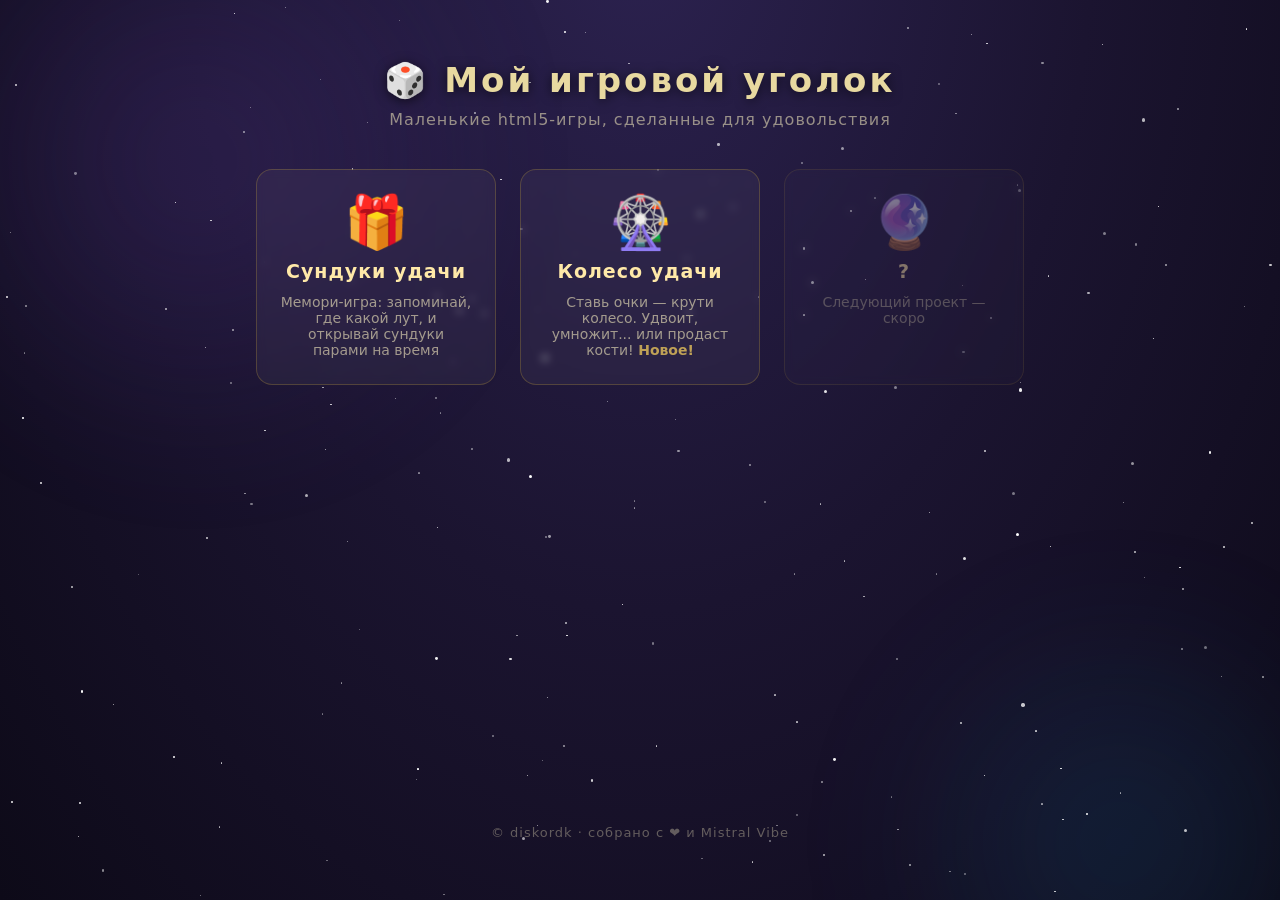
<file: index.html>
<!DOCTYPE html>
<html lang="ru">
<head>
<meta charset="UTF-8">
<meta name="viewport" content="width=device-width, initial-scale=1.0">
<title>diskordk — мини-игры</title>
<style>
  * { margin: 0; padding: 0; box-sizing: border-box; }

  body {
    min-height: 100vh;
    display: flex;
    flex-direction: column;
    align-items: center;
    padding: 60px 16px;
    gap: 40px;
    background:
      radial-gradient(ellipse at 50% -10%, #2c2250 0%, #1b1430 50%, #0d0a18 100%);
    font-family: 'Segoe UI', system-ui, sans-serif;
    color: #d8cfae;
    overflow-x: hidden;
  }

  /* ================= КОСМОС ================= */
  .space {
    position: fixed;
    inset: 0;
    z-index: -1;
    overflow: hidden;
    pointer-events: none;
  }

  /* туманности — градиентные пятна с медленной пульсацией */
  .nebula {
    position: absolute;
    border-radius: 50%;
    filter: blur(60px);
    opacity: .35;
    animation: breathe 12s ease-in-out infinite alternate;
  }
  .nebula.n1 {
    width: 55vw; height: 55vw;
    top: -15vw; left: -12vw;
    background: radial-gradient(circle, rgba(120, 80, 200, .55), transparent 65%);
  }
  .nebula.n2 {
    width: 45vw; height: 45vw;
    bottom: -18vw; right: -10vw;
    background: radial-gradient(circle, rgba(30, 130, 180, .5), transparent 65%);
    animation-delay: -6s;
  }
  @keyframes breathe {
    from { opacity: .22; transform: scale(1); }
    to   { opacity: .45; transform: scale(1.12); }
  }

  /* слои звёзд для параллакса */
  .stars { position: absolute; inset: 0; }
  .stars span {
    position: absolute;
    background: #fff;
    border-radius: 50%;
  }
  /* медленный дрейф всего слоя */
  .stars.l1 { animation: drift 240s linear infinite; }
  .stars.l2 { animation: drift 150s linear infinite reverse; }
  @keyframes drift {
    from { transform: translate3d(0, 0, 0); }
    to   { transform: translate3d(-600px, 220px, 0); }
  }

  /* мерцание отдельных звёзд */
  .stars .tw {
    animation: twinkle 2.6s ease-in-out infinite alternate;
  }
  @keyframes twinkle {
    from { opacity: .25; }
    to   { opacity: 1; }
  }

  /* падающие звёзды */
  .meteor {
    position: absolute;
    width: 120px;
    height: 2px;
    background: linear-gradient(90deg, #fff, rgba(255,255,255,0));
    border-radius: 2px;
    transform: rotate(28deg);
    opacity: 0;
    animation: shoot 9s ease-in infinite;
  }
  .meteor.m2 { animation-delay: 4.5s; top: 22%; }
  @keyframes shoot {
    0%   { transform: rotate(28deg) translateX(-140px); opacity: 0; }
    4%   { opacity: .9; }
    12%  { transform: rotate(28deg) translateX(60vw); opacity: 0; }
    100% { transform: rotate(28deg) translateX(60vw); opacity: 0; }
  }

  /* ================= КОНТЕНТ ================= */
  .hero { text-align: center; }
  .hero h1 {
    font-size: 34px;
    letter-spacing: 3px;
    color: #e8d9a0;
    text-shadow: 0 2px 12px rgba(0,0,0,.6);
  }

  /* ---------- пасхалка: кубик ---------- */
  #dice {
    display: inline-block;
    cursor: pointer;
    transition: transform .2s ease;
    -webkit-tap-highlight-color: transparent;
  }
  #dice:hover { transform: scale(1.25) rotate(14deg); }
  #dice.roll { animation: diceRoll .95s cubic-bezier(.3,.8,.4,1.1); }
  @keyframes diceRoll {
    0%   { transform: translateY(0) rotate(0) scale(1); }
    30%  { transform: translateY(-46px) rotate(360deg) scale(1.3); }
    60%  { transform: translateY(0) rotate(720deg) scale(1.08); }
    80%  { transform: translateY(-14px) rotate(900deg); }
    100% { transform: translateY(0) rotate(1080deg) scale(1); }
  }
  #dice.shake { animation: diceShake .4s; }
  @keyframes diceShake {
    0%, 100% { transform: rotate(0); }
    25%      { transform: rotate(-16deg) scale(.92); }
    75%      { transform: rotate(16deg) scale(.92); }
  }

  .toast {
    position: fixed;
    left: 50%;
    bottom: 34px;
    transform: translateX(-50%) translateY(20px);
    padding: 12px 24px;
    border-radius: 999px;
    background: rgba(20, 40, 28, .92);
    border: 1px solid rgba(120, 255, 170, .5);
    color: #c8ffd8;
    font-size: 15px;
    letter-spacing: 1px;
    opacity: 0;
    pointer-events: none;
    transition: opacity .4s ease, transform .4s ease;
    z-index: 200;
    box-shadow: 0 8px 30px rgba(0,0,0,.5);
  }
  .toast.show { opacity: 1; transform: translateX(-50%) translateY(0); }

  /* чужие тарелки среди звёзд */
  .ufo {
    position: absolute;
    font-size: 22px;
    opacity: .85;
    filter: drop-shadow(0 0 8px rgba(140, 255, 180, .6));
    animation: ufoDrift linear infinite;
  }
  @keyframes ufoDrift {
    0%   { transform: translateX(0) translateY(0) rotate(-6deg); }
    50%  { transform: translateX(9vw) translateY(-24px) rotate(8deg); }
    100% { transform: translateX(-7vw) translateY(6px) rotate(-6deg); }
  }

  /* ---------- зелёная фаза космоса ---------- */
  body.cosmos-green {
    background:
      radial-gradient(ellipse at 50% 0%, #14432c 0%, #0e2a20 50%, #06120c 100%);
  }
  .cosmos-green .nebula.n1 { background: radial-gradient(circle, rgba(80, 220, 140, .5), transparent 65%); }
  .cosmos-green .nebula.n2 { background: radial-gradient(circle, rgba(190, 200, 40, .38), transparent 65%); }
  .cosmos-green .meteor { background: linear-gradient(90deg, #a8ffb0, rgba(255,255,255,0)); }
  .cosmos-green .hero h1 { color: #c8ffd8; }
  .cosmos-green .hero p { color: #9fd8b4; }
  .cosmos-green a.card { border-color: rgba(110, 220, 150, .3); }
  .cosmos-green a.card:hover { background: rgba(130, 255, 180, .08); }
  .cosmos-green .card h2 { color: #d4ffe4; }
  .cosmos-green footer { color: #9fd8b4; }
  .hero p {
    margin-top: 10px;
    opacity: .65;
    letter-spacing: 1px;
  }

  .grid {
    display: grid;
    grid-template-columns: repeat(auto-fit, 240px);
    gap: 24px;
    justify-content: center;
    width: 100%;
    max-width: 900px;
  }

  a.card {
    display: flex;
    flex-direction: column;
    gap: 12px;
    padding: 26px 22px;
    border-radius: 16px;
    background: rgba(255,255,255,.045);
    border: 1px solid rgba(212,175,55,.25);
    text-decoration: none;
    color: inherit;
    backdrop-filter: blur(4px);
    transition: transform .2s ease, background .2s ease, box-shadow .2s ease;
  }
  a.card:hover {
    transform: translateY(-6px);
    background: rgba(255,215,94,.09);
    box-shadow: 0 10px 30px rgba(0,0,0,.45);
  }

  .card .emoji { font-size: 52px; text-align: center; line-height: 1; }
  .card h2 {
    font-size: 19px;
    color: #ffe9a8;
    text-align: center;
    letter-spacing: 1px;
  }
  .card p { font-size: 14px; opacity: .7; text-align: center; }

  .card.soon {
    opacity: .45;
    pointer-events: none;
  }

  footer {
    margin-top: auto;
    font-size: 13px;
    opacity: .4;
    letter-spacing: 1px;
  }
</style>
</head>
<body>

<div class="space" aria-hidden="true">
  <div class="nebula n1"></div>
  <div class="nebula n2"></div>
  <div class="stars l1" id="starsA"></div>
  <div class="stars l2" id="starsB"></div>
  <div class="meteor"  style="top:12%; left:8%"></div>
  <div class="meteor m2" style="left:38%"></div>
</div>

<div class="toast" id="toast"></div>

<div class="hero">
  <h1><span id="dice" title="...">🎲</span> Мой игровой уголок</h1>
  <p>Маленькие html5-игры, сделанные для удовольствия</p>
</div>

<div class="grid">
  <a class="card" href="chestloot/">
    <div class="emoji">🎁</div>
    <h2>Сундуки удачи</h2>
    <p>Мемори-игра: запоминай, где какой лут, и открывай сундуки парами на время</p>
  </a>

  <a class="card" href="fortunewheel/">
    <div class="emoji">🎡</div>
    <h2>Колесо удачи</h2>
    <p>Ставь очки — крути колесо. Удвоит, умножит... или продаст кости! <b style="color:#ffd75e">Новое!</b></p>
  </a>

  <a class="card soon" href="#">
    <div class="emoji">🔮</div>
    <h2>?</h2>
    <p>Следующий проект — скоро</p>
  </a>
</div>

<footer>© diskordk · собрано с ❤ и Mistral Vibe</footer>

<script>
  /* заполняем два слоя случайными звёздами — без картинок, чистый CSS+JS */
  function makeStars(id, count, minSize, maxSize) {
    const box = document.getElementById(id);
    let html = '';
    for (let i = 0; i < count; i++) {
      const size  = minSize + Math.random() * (maxSize - minSize);
      const x     = Math.random() * 100;
      const y     = Math.random() * 100;
      const tw    = Math.random() < 0.55 ? ' tw' : '';          // часть звёзд мерцает
      const delay = -(Math.random() * 2.6).toFixed(2);          // рассинхрон мерцания
      html += `<span class="${tw}" style="left:${x}%;top:${y}%;` +
              `width:${size}px;height:${size}px;` +
              `opacity:${(.4 + Math.random() * .6).toFixed(2)};` +
              `animation-delay:${delay}s"></span>`;
    }
    box.innerHTML = html;
  }

  const isMobile = matchMedia('(max-width: 700px)').matches;
  makeStars('starsA', isMobile ? 70  : 140, 1, 2);   // дальний план
  makeStars('starsB', isMobile ? 30  : 60,  2, 3.5); // ближний план, покрупнее
</script>

<!-- ================= ПАСХАЛКА «ПРИШЕЛЬЦЫ-2026» ================= -->
<script src="/assets/wallet.js"></script>
<script>
(function () {
  'use strict';
  const PRICE      = 2026;                            // цена тайны
  const FLAG_KEY   = 'diskordk.eggs.aliens2026';      // уже куплено — бесплатно
  const dice       = document.getElementById('dice');
  const toast      = document.getElementById('toast');
  const starsA     = document.getElementById('starsA');
  const starsB     = document.getElementById('starsB');

  function toastMsg(text, ms) {
    toast.textContent = text;
    toast.classList.add('show');
    setTimeout(() => toast.classList.remove('show'), ms || 3000);
  }

  /* перекрашиваем часть звёзд в инопланетные оттенки */
  function alienStars() {
    const alienColors = ['#7cffb2', '#7cffd4', '#b0ff8f', '#8fe8ff'];
    [starsA, starsB].forEach(layer => {
      [...layer.children].forEach(star => {
        if (Math.random() < 0.3) {
          star.style.background = alienColors[Math.floor(Math.random() * alienColors.length)];
          star.style.boxShadow = '0 0 6px ' + star.style.background;
        }
      });
    });
  }

  /* запускаем тарелки */
  function launchUfos(count) {
    const space = document.querySelector('.space');
    for (let i = 0; i < count; i++) {
      const ufo = document.createElement('span');
      ufo.className = 'ufo';
      ufo.textContent = Math.random() < 0.6 ? '🛸' : '✨';
      ufo.style.left = (8 + Math.random() * 80) + '%';
      ufo.style.top = (10 + Math.random() * 70) + '%';
      const dur = (9 + Math.random() * 14).toFixed(1);
      ufo.style.animationDuration = dur + 's';
      ufo.style.animationDelay = (-Math.random() * 12).toFixed(1) + 's';
      space.appendChild(ufo);
    }
  }

  function activate(silent) {
    document.body.classList.add('cosmos-green');
    alienStars();
    launchUfos(silent ? 6 : 10);
    dice.title = 'пасхалка активна: Пришельцы-2026';
  }

  /* восстановление после перезагрузки */
  try {
    if (localStorage.getItem(FLAG_KEY) === '1') activate(true);
  } catch (e) { /* приватный режим — просто играем без памяти */ }

  dice.addEventListener('click', () => {
    let unlocked = false;
    try { unlocked = localStorage.getItem(FLAG_KEY) === '1'; } catch (e) {}

    if (unlocked) {
      // уже активирована: крутим кубик бесплатно (косметика)
      dice.classList.remove('roll');
      void dice.offsetWidth; // перезапуск анимации
      dice.classList.add('roll');
      launchUfos(3);
      return;
    }

    if (DKWallet.points() < PRICE) {
      // секрет не дан — только лёгкое движение, без подсказок
      dice.classList.remove('shake');
      void dice.offsetWidth;
      dice.classList.add('shake');
      return;
    }

    const left = DKWallet.spend(PRICE); // списание тайны
    try { localStorage.setItem(FLAG_KEY, '1'); } catch (e) {}

    dice.classList.remove('roll');
    void dice.offsetWidth;
    dice.classList.add('roll');
    activate(false);
    toastMsg('🌌 ' + PRICE + ' очков исчезли в неизвестном направлении...Welcome to 2026, землянин! (-' + PRICE + ', осталось ' + left + ')');
  });
})();
</script>

</body>
</html>
</file>
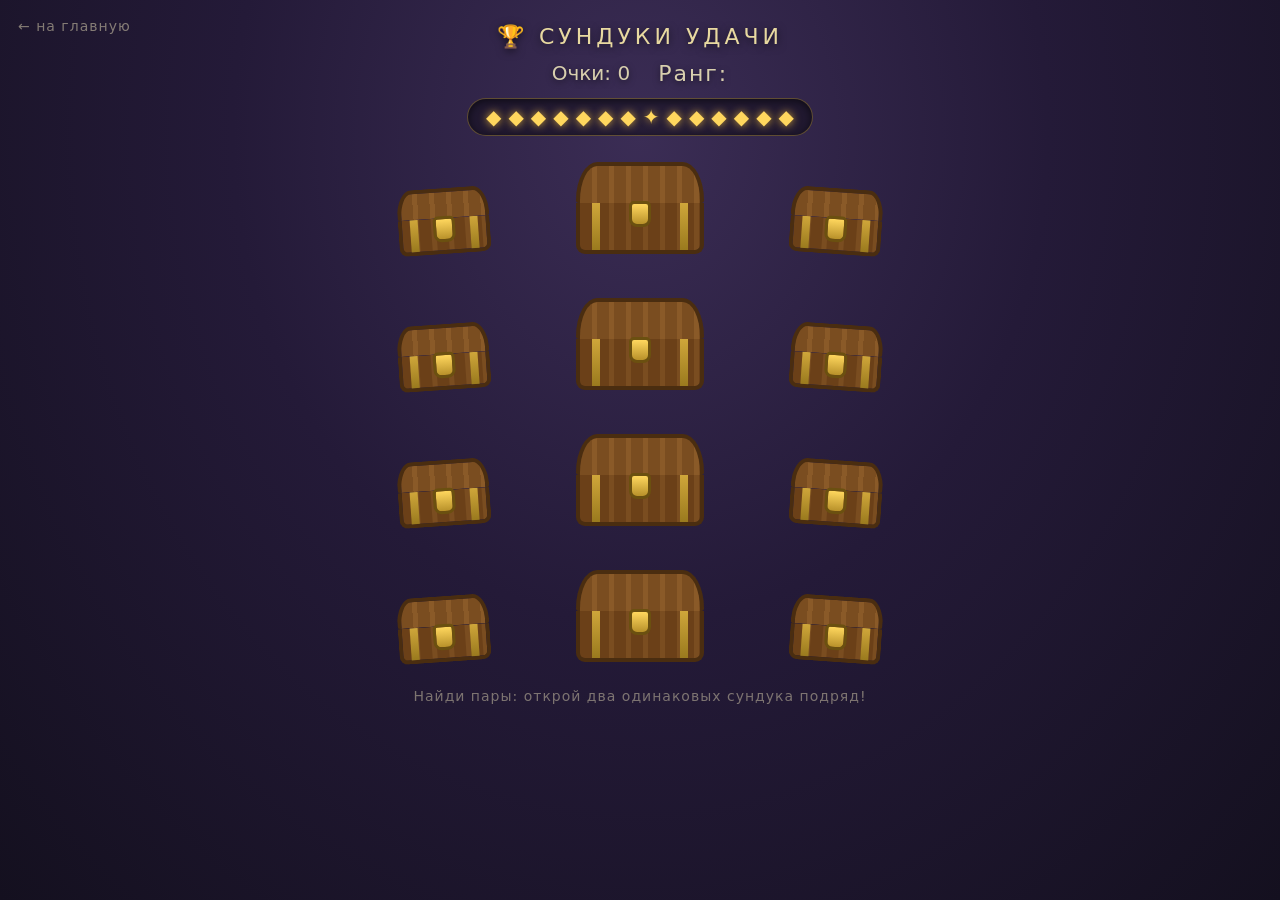
<file: chestloot/index.html>
<!DOCTYPE html>
<html lang="ru">
<head>
<meta charset="UTF-8">
<meta name="viewport" content="width=device-width, initial-scale=1.0">
<title>Сундуки удачи</title>
<style>
  * { margin: 0; padding: 0; box-sizing: border-box; user-select: none; }

  body {
    min-height: 100vh;
    position: relative;
    display: flex;
    flex-direction: column;
    align-items: center;
    padding: 24px 12px 40px;
    gap: 26px;
    overflow-x: hidden;
    background:
      radial-gradient(ellipse at 50% 15%, #3b2d55 0%, #241a38 45%, #14101f 100%);
    font-family: 'Segoe UI', system-ui, sans-serif;
    color: #d8cfae;
  }

  /* ================= ШАПКА ================= */
  header {
    width: 100%;
    max-width: 720px;
    display: flex;
    flex-direction: column;
    gap: 12px;
    align-items: center;
  }

  .back-link {
    position: absolute;
    top: 18px;
    left: 18px;
    color: #d8cfae;
    opacity: .55;
    text-decoration: none;
    font-size: 14px;
    letter-spacing: 1px;
    z-index: 50;
  }
  .back-link:hover { opacity: 1; }

  .title {
    font-size: 22px;
    letter-spacing: 4px;
    text-transform: uppercase;
    color: #e8d9a0;
    text-shadow: 0 2px 8px rgba(0,0,0,.6);
  }

  .stats {
    display: flex;
    gap: 28px;
    font-size: 20px;
    text-shadow: 0 2px 6px rgba(0,0,0,.5);
  }
  .stats .stars { letter-spacing: 2px; font-size: 22px; }

  /* ---------- полоса золотых делений ---------- */
  .timer-bar {
    display: flex;
    gap: 7px;
    align-items: center;
    padding: 8px 18px;
    border-radius: 999px;
    background: rgba(0,0,0,.35);
    border: 1px solid rgba(212,175,55,.35);
    box-shadow: inset 0 2px 8px rgba(0,0,0,.6);
  }
  .timer-bar .seg {
    font-size: 20px;
    line-height: 1;
    color: #ffd75e;
    text-shadow: 0 0 8px rgba(255, 200, 60, .8);
    transition: opacity .4s ease, transform .4s ease, color .4s ease;
  }
  .timer-bar .seg.dim {
    color: #5a4a26;
    text-shadow: none;
    opacity: .35;
    transform: scale(.7);
  }
  .timer-bar .seg.h {
    font-size: 26px;
    color: #ffe9a8;
  }

  /* ================= ПОЛЕ ================= */
  .board {
    display: grid;
    grid-template-columns: auto auto auto;
    gap: 44px 84px;
    align-items: end;
    justify-content: center;
    perspective: 900px;
  }

  .row-spacer { height: 6px; }

  .chest {
    position: relative;
    cursor: pointer;
    border: none;
    background: none;
    padding: 0;
    transition: transform .22s ease, filter .22s ease;
    transform-origin: bottom center;
    -webkit-tap-highlight-color: transparent;
  }
  .chest:hover { transform: scale(1.06); filter: brightness(1.12); }
  .chest:active { transform: scale(.96); }

  .chest.small  { --w: 92px;  --h: 66px; }
  .chest.big    { --w: 128px; --h: 92px; }

  .chest.tilt-left   { transform: rotate(-4deg); }
  .chest.tilt-left:hover  { transform: rotate(-4deg) scale(1.06); }
  .chest.tilt-right  { transform: rotate(4deg); }
  .chest.tilt-right:hover { transform: rotate(4deg) scale(1.06); }

  /* крышка */
  .lid {
    width: var(--w);
    height: calc(var(--h) * .45);
    background: repeating-linear-gradient(90deg, #7a4d20 0 12px, #8a5a28 12px 17px);
    border: 4px solid #4a2d10;
    border-bottom: none;
    border-radius: calc(var(--w) * .3) calc(var(--w) * .3) 5px 5px / calc(var(--h) * .75) calc(var(--h) * .75) 5px 5px;
    transform-origin: bottom left;
    transition: transform .4s cubic-bezier(.34,1.56,.64,1);
    position: relative;
    z-index: 2;
  }
  .chest.open .lid { transform: rotateX(105deg) translateY(-3px); }

  /* корпус */
  .body {
    width: var(--w);
    height: calc(var(--h) * .55);
    background: repeating-linear-gradient(90deg, #6b4018 0 12px, #7a4d20 12px 17px);
    border: 4px solid #4a2d10;
    border-top: none;
    border-radius: 0 0 9px 9px;
    position: relative;
  }
  .body::before, .body::after {
    content: '';
    position: absolute;
    top: 0; bottom: 0;
    width: 8px;
    background: linear-gradient(180deg, #cfa63a, #9a7a1e);
  }
  .body::before { left: 10%; }
  .body::after  { right: 10%; }

  /* замок */
  .lock {
    position: absolute;
    left: 50%;
    top: calc(var(--h) * .42);
    transform: translateX(-50%);
    width: 22px;
    height: 26px;
    background: linear-gradient(180deg, #ffd75e, #b8912a);
    border: 3px solid #6b5010;
    border-radius: 5px 5px 8px 8px;
    z-index: 3;
    transition: transform .2s ease;
  }
  .chest.open .lock { transform: translateX(-50%) translateY(-9px); }

  /* нутро */
  .inside {
    position: absolute;
    left: 5px; right: 5px;
    top: calc(var(--h) * .4);
    height: 12px;
    background: radial-gradient(ellipse at 50% 100%, #ffe9a8 0%, #c9962f 70%, #8a621b 100%);
    border-radius: 50%;
    opacity: 0;
    transition: opacity .3s ease .12s;
    z-index: 1;
  }
  .chest.open .inside { opacity: 1; }

  /* предмет */
  .item {
    position: absolute;
    left: 50%;
    bottom: calc(var(--h) * .5);
    font-size: calc(var(--w) * .44);
    line-height: 1;
    z-index: 10;
    pointer-events: none;
    transform: translateX(-50%) scale(.2);
    opacity: 0;
    filter: drop-shadow(0 4px 6px rgba(0,0,0,.5));
  }
  .chest.open .item {
    opacity: 1;
    transform: translateX(-50%) scale(1);
    transition: transform .35s cubic-bezier(.25,.9,.3,1.4), opacity .15s ease;
  }

  /* исчезновение пары */
  .chest.vanish { animation: vanish .55s ease forwards; pointer-events: none; }
  @keyframes vanish {
    0%   { filter: brightness(2) drop-shadow(0 0 18px #ffe9a8); }
    100% { transform: scale(.1) rotate(15deg); opacity: 0; filter: brightness(3); }
  }

  /* очки за пару */
  .score-pop {
    position: absolute;
    left: 50%;
    bottom: calc(var(--h) * .9);
    font-size: 22px;
    font-weight: bold;
    color: #ffe9a8;
    text-shadow: 0 0 10px rgba(255,200,60,.9), 0 2px 4px rgba(0,0,0,.6);
    pointer-events: none;
    animation: scoreUp 1s ease-out forwards;
    z-index: 20;
  }
  @keyframes scoreUp {
    0%   { transform: translateX(-50%) translateY(0); opacity: 0; }
    20%  { opacity: 1; }
    100% { transform: translateX(-50%) translateY(-55px); opacity: 0; }
  }

  /* ================= ОВЕРЛЕИ ================= */
  .banner {
    position: fixed;
    inset: 0;
    display: flex;
    flex-direction: column;
    align-items: center;
    justify-content: center;
    gap: 18px;
    background: rgba(10, 6, 20, .78);
    z-index: 100;
    opacity: 0;
    pointer-events: none;
    transition: opacity .4s ease;
    text-align: center;
    padding: 20px;
  }
  .banner.show { opacity: 1; pointer-events: auto; }

  .banner h2 {
    font-size: 34px;
    color: #ffe9a8;
    text-shadow: 0 0 20px rgba(255,200,60,.5);
  }
  .banner .sub { font-size: 18px; opacity: .8; }
  .banner .btn {
    margin-top: 10px;
    padding: 12px 30px;
    font-size: 18px;
    letter-spacing: 1px;
    color: #2c1e05;
    background: linear-gradient(180deg, #ffd75e, #d4a937);
    border: none;
    border-radius: 999px;
    cursor: pointer;
    box-shadow: 0 4px 16px rgba(255,200,60,.35);
    transition: transform .15s ease;
  }
  .banner .btn:hover { transform: scale(1.06); }
  .banner .btn:active { transform: scale(.96); }

  /* баннер «+1 звезда» */
  .banner.star .btn { display: none; }
  .banner.star .big-emoji { font-size: 70px; animation: starSpin 1.2s ease; }
  @keyframes starSpin {
    0% { transform: scale(0) rotate(-360deg); }
    70% { transform: scale(1.3); }
    100% { transform: scale(1); }
  }

  .hint { font-size: 14px; opacity: .5; letter-spacing: 1px; }

  /* компактное поле на телефонах: сундуки меньше, просветы уже */
  @media (max-width: 700px) {
    body { gap: 18px; padding-top: 54px; }
    .board { gap: 26px 24px; }
    .chest.small { --w: 68px; --h: 49px; }
    .chest.big   { --w: 92px; --h: 66px; }
    .stats { gap: 18px; font-size: 16px; }
    h1, .title { font-size: 17px; letter-spacing: 2px; }
  }
</style>
</head>
<body>

<header>
  <a class="back-link" href="/">← на главную</a>
  <div class="title">🏆 Сундуки удачи</div>
  <div class="stats">
    <div>Очки: <span id="score">0</span></div>
    <div class="stars">Ранг: <span id="stars">☆☆☆☆☆</span></div>
  </div>
  <div class="timer-bar" id="timerBar" title="Время раунда"></div>
</header>

<div class="board" id="board"></div>

<div class="hint">Найди пары: открой два одинаковых сундука подряд!</div>

<!-- Баннер «поле чистое» -->
<div class="banner star" id="roundBanner">
  <div class="big-emoji">⭐</div>
  <h2>Поле чистое!</h2>
  <div class="sub">Ранг повышен...</div>
  <div class="sub">Новое поле появится через мгновение</div>
</div>

<!-- Баннер «время вышло» -->
<div class="banner" id="overBanner">
  <div class="big-emoji">⏳</div>
  <h2>Время вышло!</h2>
  <div class="sub">За этот забег: <span id="finalScore">0</span> · всего в копилке: <span id="totalScore">0</span></div>
  <button class="btn" id="restartBtn">Ещё раз</button>
</div>

<script src="../assets/wallet.js"></script>
<script>
/* ================= НАСТРОЙКИ ================= */
const LOOT       = ['🍎','🥕','🍇','🌽','🍉','🍆']; // 6 типов по 2 = 12
const ROWS       = 4, COLS = 3;
const ROUND_TIME = 60;        // секунд на раунд
const SEGMENTS   = 14;        // золотых делений в полосе
const SHOW_MS    = 1100;      // сколько висит открытый не-парный предмет
const SPAWN_MS   = 3200;      // пауза перед новым полем

/* ================= СОСТОЯНИЕ ================= */
/* score — зеркало общего кошелька (localStorage), stars — ранг из кошелька */
let runScore  = 0;              // заработано за текущий забег (с последнего «время вышло»)
let score     = DKWallet.points();
let stars     = DKWallet.stars();
let firstPick = null;        // { el, id }
let mismatchTimer = null;
let locked = false;          // блокировка на время переходов
let timerId = null;
let timeLeft = ROUND_TIME;

const board      = document.getElementById('board');
const scoreEl    = document.getElementById('score');
const starsEl    = document.getElementById('stars');
const timerBar   = document.getElementById('timerBar');
const roundBn    = document.getElementById('roundBanner');
const overBn     = document.getElementById('overBanner');
const finalScore = document.getElementById('finalScore');

/* начальный рендер из кошелька: очки не пропадают после ухода со страницы */
scoreEl.textContent = score;
renderStars();

/* ================= ПОЛОСА ВРЕМЕНИ ================= */
function buildTimerBar() {
  timerBar.innerHTML = '';
  for (let i = 0; i < SEGMENTS; i++) {
    const s = document.createElement('span');
    s.className = 'seg';
    s.textContent = (i === Math.floor(SEGMENTS / 2)) ? '✦' : '◆'; // центральная крупнее
    timerBar.appendChild(s);
  }
}
function renderTimer() {
  const frac = Math.max(0, timeLeft / ROUND_TIME);
  const lit  = Math.ceil(frac * SEGMENTS);
  [...timerBar.children].forEach((seg, i) => {
    seg.classList.toggle('dim', i >= lit);
  });
}
function startTimer() {
  timeLeft = ROUND_TIME;
  renderTimer();
  clearInterval(timerId);
  timerId = setInterval(() => {
    timeLeft -= 0.1;
    if (timeLeft <= 0) { gameOver(); return; }
    renderTimer();
  }, 100);
}

/* ================= ПОЛЕ ================= */
function shuffle(arr) {
  const a = arr.slice();
  for (let i = a.length - 1; i > 0; i--) {
    const j = Math.floor(Math.random() * (i + 1));
    [a[i], a[j]] = [a[j], a[i]];
  }
  return a;
}

function makeChest(id, emoji, col) {
  const c = document.createElement('button');
  c.className = 'chest'; // размер/наклон по колонке ниже
  c.innerHTML = '<div class="lid"></div><div class="body"></div>' +
                '<div class="lock"></div><div class="inside"></div>' +
                '<div class="item"></div>';
  c.dataset.id = id;
  c.dataset.emoji = emoji;

  // оформление по колонке: центральная — большой сундук, боковые — меньше и с наклоном
  if (col === 1)      c.classList.add('big');
  else { c.classList.add('small'); c.classList.add(col === 0 ? 'tilt-left' : 'tilt-right'); }

  c.addEventListener('click', () => onChestClick(c));
  return c;
}

function spawnBoard() {
  board.innerHTML = '';
  firstPick = null;
  if (mismatchTimer) clearTimeout(mismatchTimer.timeout);
  mismatchTimer = null;

  const deck = shuffle([...LOOT, ...LOOT]); // 6 пар -> 12 сундуков
  let idx = 0;
  for (let r = 0; r < ROWS; r++) {
    for (let c = 0; c < COLS; c++) {
      board.appendChild(makeChest(idx++, deck[r * COLS + c], c));
    }
  }
  locked = false;
}

/* ================= ЛОГИКА КЛИКА ================= */
function closeChest(el) {
  el.classList.remove('open');
  el.querySelector('.item').textContent = '';
}

function resolvePending() {
  if (!mismatchTimer) return;
  clearTimeout(mismatchTimer.timeout);
  closeChest(mismatchTimer.firstEl);
  closeChest(mismatchTimer.el);
  firstPick = null;
  mismatchTimer = null;
}

function onChestClick(el) {
  if (locked) return;
  if (el.classList.contains('open') || el.classList.contains('vanish')) return;

  resolvePending(); // если ждали закрытия не-пары — закрываем сразу и открываем новый

  el.classList.add('open');
  el.querySelector('.item').textContent = el.dataset.emoji;

  if (!firstPick) {
    firstPick = { el, emoji: el.dataset.emoji };
    return;
  }

  const first = firstPick;
  firstPick = null;

  if (first.emoji === el.dataset.emoji) {
    // !!! ПАРА !!!
    setTimeout(() => {
      first.el.classList.add('vanish');
      el.classList.add('vanish');
      addScore(10, el);
      checkBoardCleared();
    }, 350);
  } else {
    // не пара: прячем с задержкой
    const firstEl = first.el;
    mismatchTimer = {
      timeout: setTimeout(() => {
        closeChest(firstEl);
        closeChest(el);
        mismatchTimer = null;
      }, SHOW_MS),
      firstEl,
      el
    };
  }
}

function renderStars() {
  starsEl.textContent = '⭐'.repeat(Math.min(stars, 10)) + (stars > 10 ? ' ×' + stars : '');
}

function addScore(n, at) {
  score = DKWallet.add(n);   // очки сразу живут в общем кошельке
  runScore += n;
  scoreEl.textContent = score;
  const pop = document.createElement('div');
  pop.className = 'score-pop';
  pop.textContent = '+' + n;
  at.appendChild(pop);
  setTimeout(() => pop.remove(), 1000);
}

function checkBoardCleared() {
  if (document.querySelector('.chest:not(.vanish)')) return;
  locked = true;
  clearInterval(timerId);

  stars = Math.min(DKWallet.addStars(1), 50);
  renderStars();

  roundBn.classList.add('show');
  setTimeout(() => {
    roundBn.classList.remove('show');
    spawnBoard();
    startTimer();
  }, SPAWN_MS);
}

/* ================= КОНЕЦ РАУНДА ================= */
function gameOver() {
  clearInterval(timerId);
  locked = true;
  finalScore.textContent = runScore;
  document.getElementById('totalScore').textContent = score;
  // кошелёк НЕ обнуляем — очки навсегда, будущее пополнение других игр
  overBn.classList.add('show');
}

document.getElementById('restartBtn').addEventListener('click', () => {
  runScore = 0;
  overBn.classList.remove('show');
  spawnBoard();
  startTimer();
});

/* изменения кошелька из других вкладок подхватываются живьём */
DKWallet.onChange(p => {
  score = p.points;
  stars = p.stars;
  scoreEl.textContent = score;
  renderStars();
});

/* ================= СТАРТ ================= */
buildTimerBar();
spawnBoard();
startTimer();
</script>

</body>
</html>
</file>
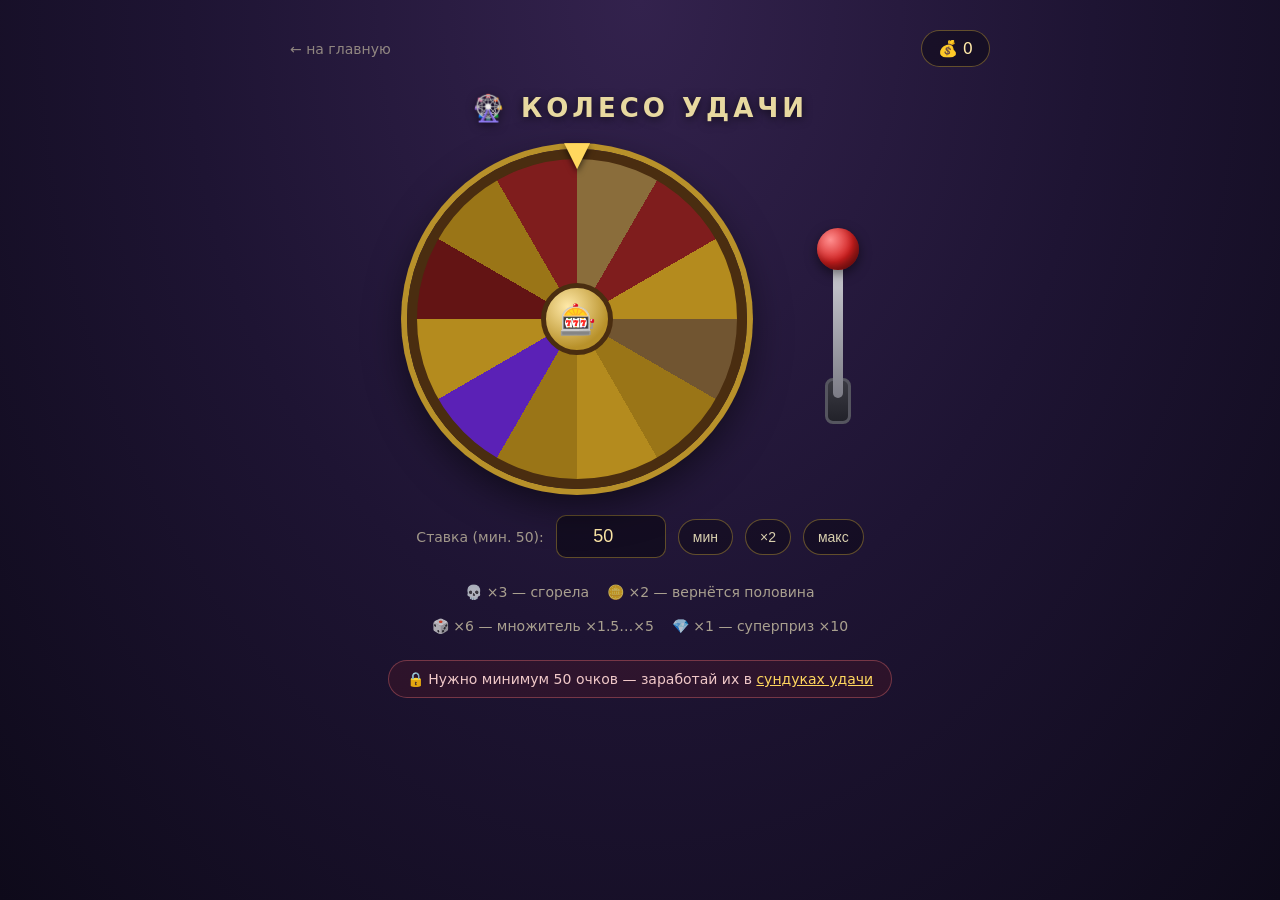
<file: fortunewheel/index.html>
<!DOCTYPE html>
<html lang="ru">
<head>
<meta charset="UTF-8">
<meta name="viewport" content="width=device-width, initial-scale=1.0">
<title>Колесо удачи</title>
<style>
  * { margin: 0; padding: 0; box-sizing: border-box; user-select: none; }

  body {
    min-height: 100vh;
    display: flex;
    flex-direction: column;
    align-items: center;
    padding: 30px 14px 50px;
    gap: 26px;
    background:
      radial-gradient(ellipse at 50% 0%, #33224d 0%, #1e1433 50%, #0e0a1a 100%);
    font-family: 'Segoe UI', system-ui, sans-serif;
    color: #d8cfae;
    overflow-x: hidden;
  }

  .topbar {
    width: 100%;
    max-width: 700px;
    display: flex;
    justify-content: space-between;
    align-items: center;
  }
  .topbar a {
    color: #d8cfae;
    opacity: .6;
    text-decoration: none;
    font-size: 14px;
  }
  .topbar a:hover { opacity: 1; }
  .balance-chip {
    padding: 8px 16px;
    border-radius: 999px;
    background: rgba(0,0,0,.35);
    border: 1px solid rgba(212,175,55,.4);
    color: #ffe9a8;
    font-size: 16px;
  }

  h1 {
    font-size: 26px;
    letter-spacing: 4px;
    text-transform: uppercase;
    color: #e8d9a0;
    text-shadow: 0 2px 10px rgba(0,0,0,.6);
  }

  /* ================= МАШИНА ================= */
  .machine {
    position: relative;
    display: flex;
    align-items: center;
    gap: 56px;
  }

  .wheel-zone { position: relative; width: 340px; height: 340px; }

  .pointer {
    position: absolute;
    top: -16px;
    left: 50%;
    transform: translateX(-50%);
    font-size: 34px;
    color: #ffd75e;
    z-index: 5;
    filter: drop-shadow(0 3px 3px rgba(0,0,0,.6));
  }

  .wheel {
    width: 100%;
    height: 100%;
    border-radius: 50%;
    border: 10px solid #4a2d10;
    box-shadow: 0 0 0 6px #b8912a, 0 14px 40px rgba(0,0,0,.6);
    position: relative;
  }
  .wheel .seg-label {
    position: absolute;
    left: 50%;
    top: 50%;
    font-size: 15px;
    font-weight: bold;
    color: #ffe9a8;
    text-shadow: 0 1px 3px rgba(0,0,0,.8);
    white-space: nowrap;
  }
  .wheel .hub {
    position: absolute;
    left: 50%; top: 50%;
    transform: translate(-50%, -50%);
    width: 72px; height: 72px;
    border-radius: 50%;
    background: radial-gradient(circle at 35% 30%, #ffe9a8, #b8912a 70%);
    border: 5px solid #4a2d10;
    display: flex;
    align-items: center;
    justify-content: center;
    font-size: 30px;
    z-index: 4;
  }

  /* ================= РЫЧАГ ================= */
  .lever {
    position: relative;
    width: 70px;
    height: 210px;
    cursor: pointer;
    -webkit-tap-highlight-color: transparent;
  }
  .lever-slot {
    position: absolute;
    bottom: 0; left: 50%;
    transform: translateX(-50%);
    width: 26px; height: 46px;
    border-radius: 8px;
    background: linear-gradient(180deg, #3a3a42, #22222a);
    border: 3px solid #55555f;
  }
  .lever-arm {
    position: absolute;
    bottom: 26px; left: 50%;
    width: 10px; height: 150px;
    margin-left: -5px;
    border-radius: 6px;
    background: linear-gradient(180deg, #d7d7dd, #7c7c86);
    transform-origin: bottom center;
    transition: transform .45s cubic-bezier(.34,1.3,.64,1);
    z-index: 2;
  }
  .lever-ball {
    position: absolute;
    top: -20px; left: 50%;
    transform: translateX(-50%);
    width: 42px; height: 42px;
    border-radius: 50%;
    background: radial-gradient(circle at 32% 28%, #ff8f8f, #d21f1f 55%, #7a0d0d);
    box-shadow: 0 4px 12px rgba(0,0,0,.5), inset -4px -6px 10px rgba(0,0,0,.35);
  }
  .lever.pulled .lever-arm { transform: rotate(135deg); }
  .lever.cool { pointer-events: none; }
  .lever.cool .lever-arm { transition: none; }
  .lever:not(.cool):hover .lever-ball { filter: brightness(1.15); }

  /* ================= СТАВКА ================= */
  .stake-row {
    display: flex;
    gap: 12px;
    align-items: center;
    flex-wrap: wrap;
    justify-content: center;
  }
  .stake-row label { font-size: 14px; opacity: .7; }
  #stake {
    width: 110px;
    padding: 10px 12px;
    font-size: 18px;
    text-align: center;
    color: #ffe9a8;
    background: rgba(0,0,0,.4);
    border: 1px solid rgba(212,175,55,.4);
    border-radius: 10px;
    outline: none;
  }
  #stake:focus { border-color: #ffd75e; }
  .chip {
    padding: 9px 14px;
    font-size: 14px;
    border-radius: 999px;
    border: 1px solid rgba(212,175,55,.4);
    background: rgba(0,0,0,.3);
    color: #d8cfae;
    cursor: pointer;
  }
  .chip:hover { background: rgba(255,215,94,.12); }

  .legend {
    max-width: 520px;
    display: flex;
    gap: 18px;
    flex-wrap: wrap;
    justify-content: center;
    font-size: 14px;
    opacity: .75;
    text-align: center;
  }

  /* ================= БАННЕРЫ ================= */
  .banner {
    position: fixed;
    inset: 0;
    display: flex;
    flex-direction: column;
    align-items: center;
    justify-content: center;
    gap: 14px;
    background: rgba(8, 5, 16, .82);
    z-index: 100;
    opacity: 0;
    pointer-events: none;
    transition: opacity .35s ease;
    text-align: center;
    padding: 20px;
  }
  .banner.show { opacity: 1; pointer-events: auto; }
  .banner .big-emoji { font-size: 72px; animation: pop .5s cubic-bezier(.25,.9,.3,1.4); }
  @keyframes pop { from { transform: scale(0); } to { transform: scale(1); } }
  .banner h2 { font-size: 28px; color: #ffe9a8; }
  .banner .sub { font-size: 18px; opacity: .85; }
  .banner .btn {
    margin-top: 10px;
    padding: 12px 30px;
    font-size: 17px;
    color: #2c1e05;
    background: linear-gradient(180deg, #ffd75e, #d4a937);
    border: none;
    border-radius: 999px;
    cursor: pointer;
  }
  .banner .btn:hover { transform: scale(1.05); }

  .hint-pill {
    display: none;
    padding: 10px 18px;
    font-size: 14px;
    border-radius: 999px;
    background: rgba(130, 30, 30, .18);
    border: 1px solid rgba(255, 120, 120, .35);
    color: #f0c8c8;
  }
  .hint-pill.show { display: block; }
  .hint-pill a { color: #ffd75e; }

  @media (max-width: 620px) {
    .machine { gap: 26px; }
    .wheel-zone { width: 260px; height: 260px; }
    .lever { transform: scale(.8); }
  }
</style>
</head>
<body>

<div class="topbar">
  <a href="/">← на главную</a>
  <div class="balance-chip">💰 <span id="balance">0</span></div>
</div>

<h1>🎡 Колесо удачи</h1>

<div class="machine">
  <div class="wheel-zone">
    <div class="pointer">▼</div>
    <div class="wheel" id="wheel"><div class="hub">🎰</div></div>
  </div>
  <div class="lever" id="lever" title="Дёрни рычаг!">
    <div class="lever-slot"></div>
    <div class="lever-arm"><div class="lever-ball"></div></div>
  </div>
</div>

<div class="stake-row">
  <label>Ставка (мин. 50):</label>
  <input id="stake" type="number" value="50" min="50" step="10">
  <button class="chip" data-set="50">мин</button>
  <button class="chip" data-set="x2">×2</button>
  <button class="chip" data-set="max">макс</button>
</div>

<div class="legend">
  <div>💀 ×3 — сгорела</div>
  <div>🪙 ×2 — вернётся половина</div>
  <div>🎲 ×6 — множитель ×1.5…×5</div>
  <div>💎 ×1 — суперприз ×10</div>
</div>

<!-- результат -->
<div class="banner" id="resultBanner">
  <div class="big-emoji" id="resEmoji"></div>
  <h2 id="resTitle"></h2>
  <div class="sub" id="resText"></div>
  <button class="btn" id="resOk">Ок</button>
</div>

<!-- мягкая подсказка вместо заглушки: сама исчезнет, когда хватит очков -->
<div id="stakeHint" class="hint-pill">
  🔒 Нужно минимум 50 очков — заработай их в <a href="/chestloot/">сундуках удачи</a>
</div>

<script src="/assets/wallet.js"></script>
<script>
/* ================= НАСТРОЙКИ ================= */
const MIN_STAKE = 50;
const SEG_COUNT = 12;

/* ================= СОСТОЯНИЕ ================= */
let spinning = false;

const wheelEl  = document.getElementById('wheel');
const leverEl  = document.getElementById('lever');
const stakeEl  = document.getElementById('stake');
const balanceEl= document.getElementById('balance');
const hintEl   = document.getElementById('stakeHint'); // пилюля-подсказка (неблокирующая)
const resBn    = document.getElementById('resultBanner');

/* ================= ЗВУКИ (Web Audio, без файлов) — см. sounds.js ================= */
let actx = null;
function audioCtx() {
  if (!actx) actx = new (window.AudioContext || window.webkitAudioContext)();
  if (actx.state === 'suspended') actx.resume();
  return actx;
}
function beep(freq, dur, type = 'sine', delay = 0, vol = 0.08) {
  const ctx = audioCtx();
  const t = ctx.currentTime + delay;
  const o = ctx.createOscillator();
  const g = ctx.createGain();
  o.type = type;
  o.frequency.value = freq;
  g.gain.setValueAtTime(vol, t);
  g.gain.exponentialRampToValueAtTime(0.0001, t + dur);
  o.connect(g); g.connect(ctx.destination);
  o.start(t); o.stop(t + dur + 0.05);
}
const sfx = {
  lever() { beep(140, .12, 'sawtooth', 0, .1); beep(85, .2, 'square', .04, .07); },
  tick()  { beep(850 + Math.random() * 250, .03, 'square', 0, .03); },
  burn()  { [330, 250, 180, 120].forEach((f, i) => beep(f, .2, 'sawtooth', i * .14, .07)); },
  half()  { beep(440, .15, 'sine'); beep(330, .2, 'sine', .15); },
  win()   { [523, 659, 784, 1047].forEach((f, i) => beep(f, .16, 'triangle', i * .12, .09)); },
  super() { [523, 659, 784, 1047, 1319, 1568].forEach((f, i) => beep(f, .22, 'triangle', i * .13, .1)); }
};

/* ================= КОЛЕСО ================= */
/* 12 сегментов: 3 сгорания, 2 половины, 6 случайных множителей, 1 суперприз */
function rollSegments() {
  const types = [];
  for (let i = 0; i < 3; i++) types.push('burn');
  for (let i = 0; i < 2; i++) types.push('half');
  for (let i = 0; i < 6; i++) types.push('rand');
  types.push('super');
  // перемешиваем детерминированно размещение
  for (let i = types.length - 1; i > 0; i--) {
    const j = Math.floor(Math.random() * (i + 1));
    [types[i], types[j]] = [types[j], types[i]];
  }
  return types.map(t => {
    const mult = t === 'rand' ? Math.round((1.5 + Math.random() * 3.5) * 10) / 10 : null;
    return { type: t, mult };
  });
}

let segments = [];

function buildWheel() {
  segments = rollSegments();
  const angle = 360 / SEG_COUNT;
  const colors = {
    burn:  ['#7f1d1d', '#631414'],
    half:  ['#8a6d3b', '#715531'],
    rand:  ['#b48b1e', '#9a7517'],
    super: ['#5b21b6', '#43129b']
  };
  const counts = { burn: 0, half: 0, rand: 0, super: 0 };
  const stops = segments.map((seg, i) => {
    const pair = colors[seg.type];
    const c = pair[counts[seg.type]++ % 2];
    return `${c} ${i * angle}deg ${(i + 1) * angle}deg`;
  }).join(', ');
  wheelEl.style.background = `conic-gradient(${stops})`;

  // подписи сегментов
  wheelEl.querySelectorAll('.seg-label').forEach(el => el.remove());
  segments.forEach((seg, i) => {
    const label = {
      burn: '💀',
      half: '½',
      rand: '×' + seg.mult.toFixed(1),
      super: '×10 💎'
    }[seg.type];
    const el = document.createElement('div');
    el.className = 'seg-label';
    el.textContent = label;
    const mid = i * angle + angle / 2;
    const r = wheelEl.offsetWidth * 0.36;
    el.style.transform = `translate(-50%, -50%) rotate(${mid}deg) translateY(-${r}px) rotate(${90 - mid}deg)`;
    wheelEl.appendChild(el);
  });
}

let rotation = 0;
function setRotation(deg) {
  rotation = deg;
  wheelEl.style.transform = `rotate(${deg}deg)`;
}

/* ================= СТАВКА ================= */
function readStake() {
  let v = Math.floor(Number(stakeEl.value) || 0);
  const max = DKWallet.points();
  if (v < MIN_STAKE) v = MIN_STAKE;
  if (v > max) v = max;
  stakeEl.value = v;
  return max >= MIN_STAKE ? v : null;
}

document.querySelectorAll('.chip').forEach(chip => {
  chip.addEventListener('click', () => {
    const v = chip.dataset.set;
    const bal = DKWallet.points();
    if (v === '50') stakeEl.value = MIN_STAKE;
    else if (v === 'x2') stakeEl.value = Math.max(MIN_STAKE, Math.min(bal, (Number(stakeEl.value) || MIN_STAKE) * 2));
    else stakeEl.value = Math.max(0, bal);
  });
});

/* ================= КРУТОК ================= */
function spin() {
  if (spinning) return;
  const stake = readStake();
  if (stake === null) { refreshGate(DKWallet.points()); return; } // не хватает — подсказка уже видна

  spinning = true;
  leverEl.classList.add('cool');
  sfx.lever();
  leverEl.classList.add('pulled');

  const left = DKWallet.spend(stake);
  updateBalance(left);

  const target = Math.floor(Math.random() * SEG_COUNT);
  const angle = 360 / SEG_COUNT;
  // доводим нужный сегмент под указатель сверху + 5 полных оборотов + лёгкий разброс
  const jitter = (Math.random() - 0.5) * angle * 0.6;
  const current = rotation % 360;
  const dest = ((-(target * angle + angle / 2) - jitter) % 360 + 360) % 360;
  let delta = dest - current;
  if (delta < 0) delta += 360;
  const total = delta + 360 * 5;
  const startRot = rotation;
  const DUR = 5200 + Math.random() * 800;

  let lastSeg = Math.floor(((startRot % 360) + 720) / angle);

  setTimeout(() => leverEl.classList.remove('pulled'), 500);

  const t0 = performance.now();
  function ease(p) { return 1 - Math.pow(1 - p, 3); }
  (function frame(now) {
    const p = Math.min(1, (now - t0) / DUR);
    const deg = startRot + total * ease(p);
    setRotation(deg);
    const segNow = Math.floor(((-(deg % 360) % 360 + 720) % 360) / angle);
    if (segNow !== lastSeg) { lastSeg = segNow; sfx.tick(); }
    if (p < 1) requestAnimationFrame(frame);
    else resolve(target, stake);
  })(t0);
}

function resolve(i, stake) {
  const seg = segments[i];
  let mult = 0, emoji = '💀', title = 'Ставка сгорела';
  if (seg.type === 'burn') { mult = 0; }
  if (seg.type === 'half') { mult = 0.5; emoji = '🪙'; title = 'Половина вернулась'; }
  if (seg.type === 'rand') { mult = seg.mult; emoji = '🎉'; title = 'Удача!'; }
  if (seg.type === 'super') { mult = 10; emoji = '💎'; title = 'СУПЕРПРИЗ!'; }

  const payout = Math.round(stake * mult);
  const total = DKWallet.add(payout);
  updateBalance(total);

  const text = payout > 0
    ? `Ставка ${stake} × ${mult} = +${payout} очков (в копилке ${total})`
    : `Ставка ${stake} сгорела...`;

  if (seg.type === 'super') sfx.super();
  else if (payout >= stake * 1.5) sfx.win();
  else if (payout > 0) sfx.half();
  else sfx.burn();

  document.getElementById('resEmoji').textContent = emoji;
  document.getElementById('resTitle').textContent = title;
  document.getElementById('resText').textContent = text;
  resBn.classList.add('show');
}

function updateBalance(v) { balanceEl.textContent = v; }

/* ================= СОБЫТИЯ ================= */
leverEl.addEventListener('click', spin);
document.getElementById('resOk').addEventListener('click', () => {
  resBn.classList.remove('show');
  spinning = false;
  refreshGate(DKWallet.points()); // вдруг после спина баланс упал ниже порога
});
DKWallet.onChange(p => {
  updateBalance(p.points);
  refreshGate(p.points);
});

function refreshGate(points) {
  const blocked = points < MIN_STAKE && !spinning;
  hintEl.classList.toggle('show', blocked);
  leverEl.classList.toggle('cool', blocked || spinning);
}

/* ================= СТАРТ ================= */
try {
  buildWheel();
} catch (e) {
  console.error('Не удалось собрать колесо:', e); // страница остаётся живой даже при сбое
}
const startPoints = DKWallet.points();
updateBalance(startPoints);
refreshGate(startPoints);
</script>

</body>
</html>
</file>
